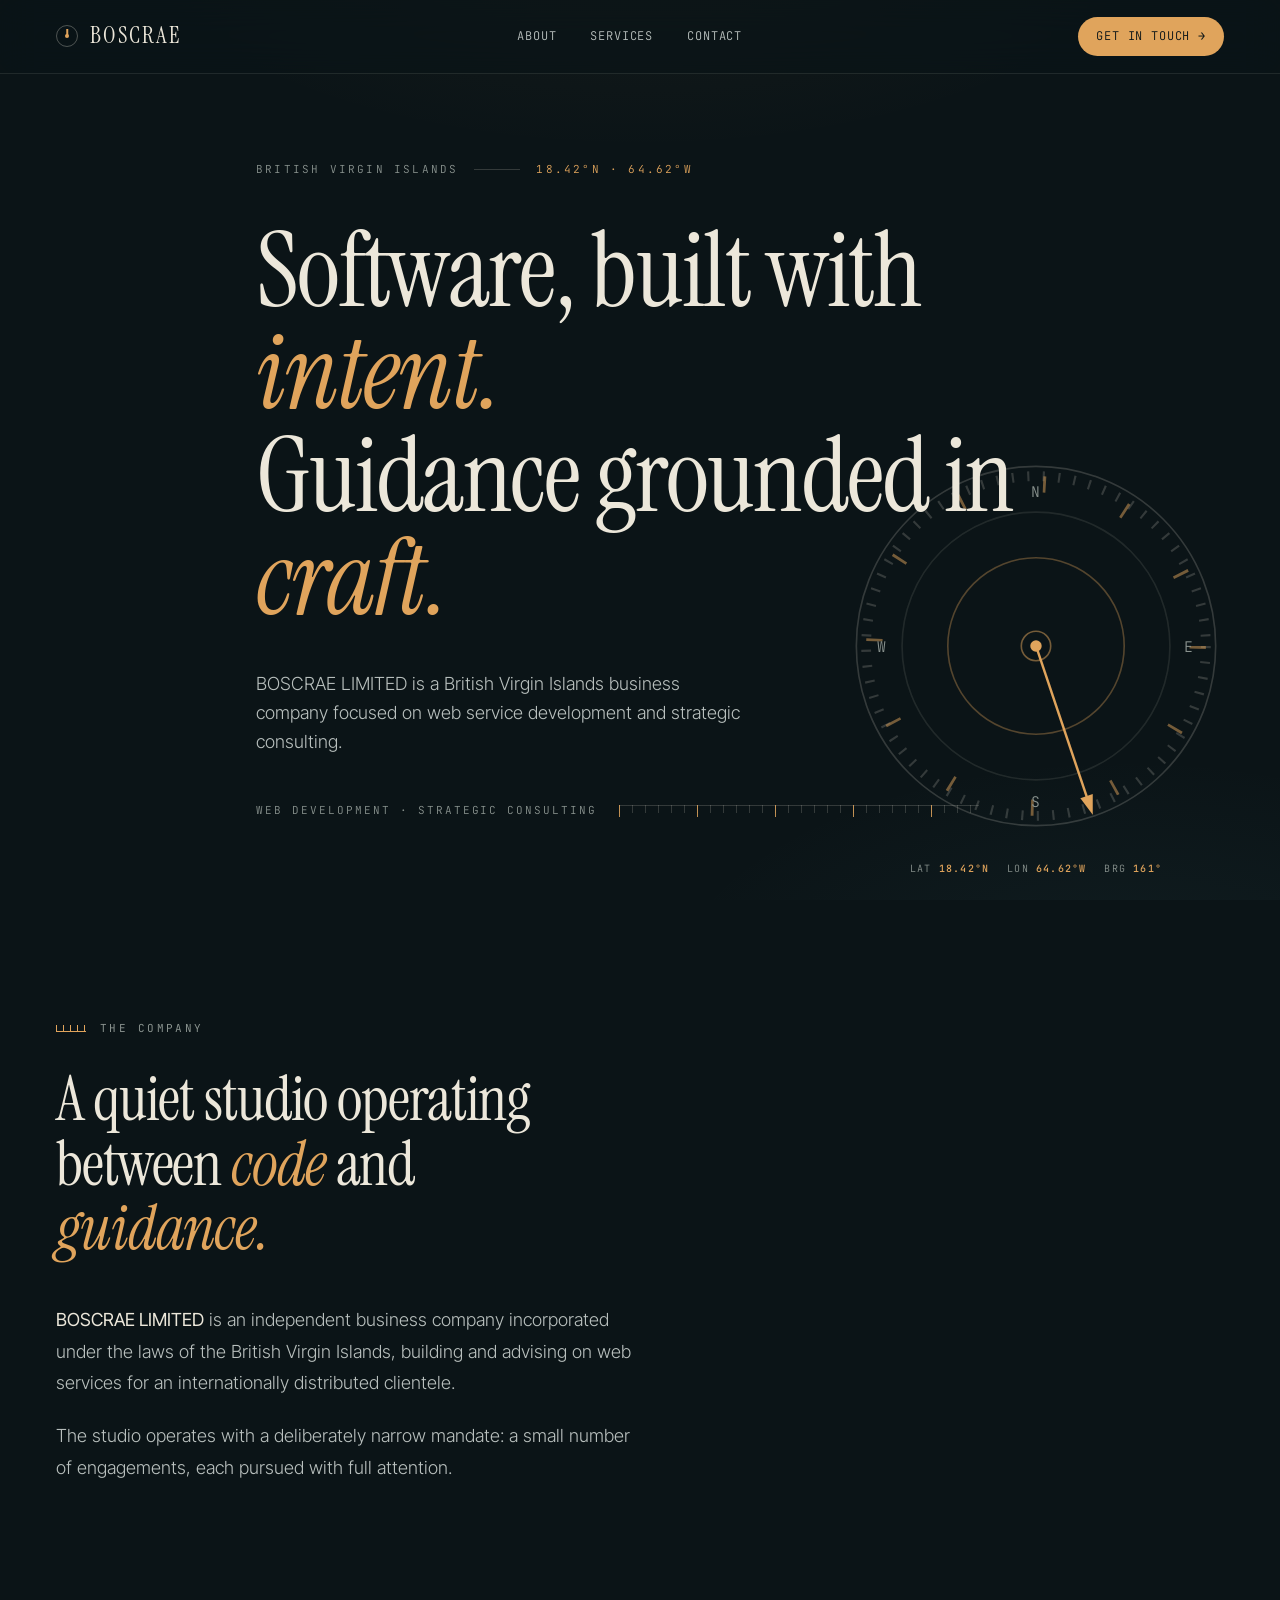
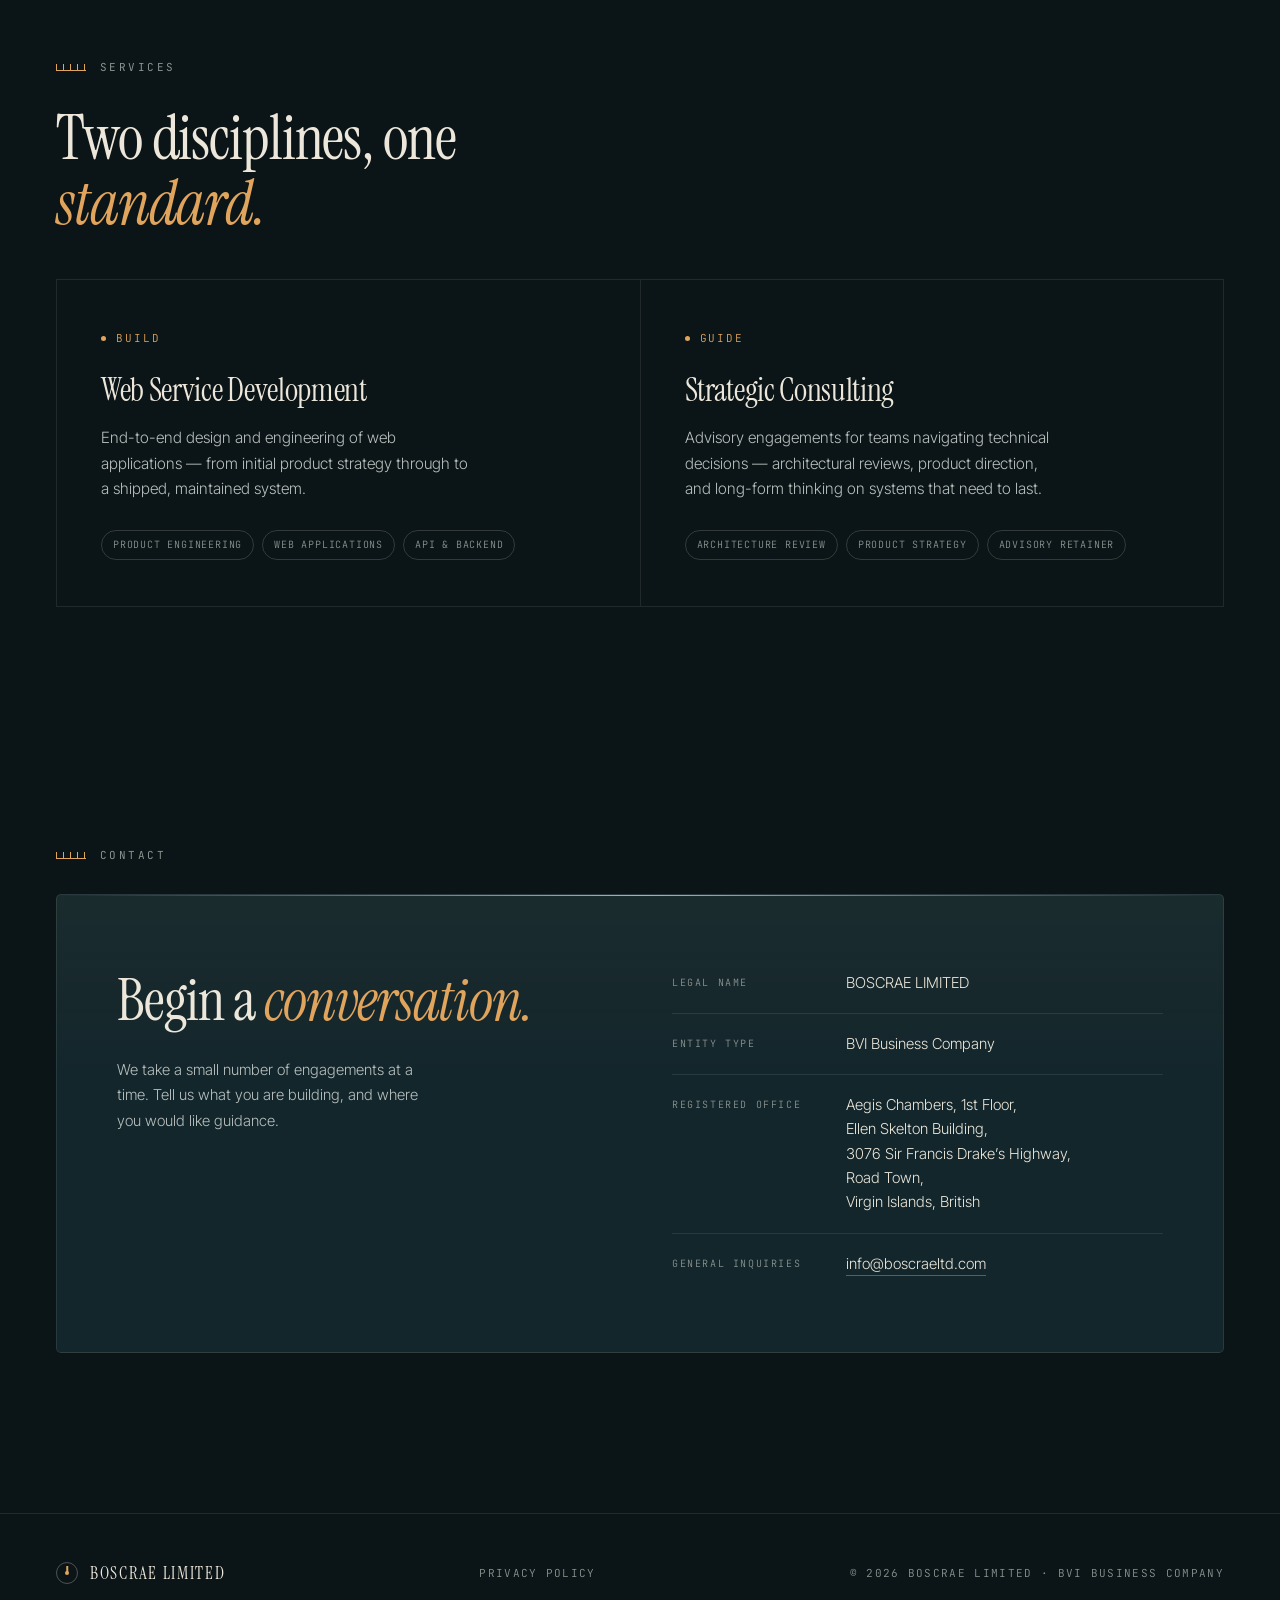
<file: index.html>
<!DOCTYPE html>
<html lang="en">
<head>
<meta charset="UTF-8" />
<meta name="viewport" content="width=device-width, initial-scale=1.0" />
<title>BOSCRAE LIMITED — Software Development & Consulting</title>
<meta name="description" content="BOSCRAE LIMITED is a British Virgin Islands business company providing web service development and consulting." />
<meta name="theme-color" content="#0B1417" />
<link rel="canonical" href="https://boscraeltd.com/" />
<link rel="preconnect" href="https://fonts.googleapis.com">
<link rel="preconnect" href="https://fonts.gstatic.com" crossorigin>
<link href="https://fonts.googleapis.com/css2?family=Instrument+Serif:ital@0;1&family=Inter+Tight:wght@300;400;500;600&family=JetBrains+Mono:wght@300;400;500&display=swap" rel="stylesheet">
<link rel="stylesheet" href="styles.css">
</head>
<body>

<nav>
  <div class="nav-inner">
    <a href="index.html" class="logo">
      <span class="logo-mark" aria-hidden="true"></span>
      BOSCRAE
    </a>
    <div class="nav-links">
      <a href="#about">About</a>
      <a href="#services">Services</a>
      <a href="#contact">Contact</a>
    </div>
    <a href="#contact" class="nav-cta">Get in touch →</a>
  </div>
</nav>

<!-- HERO -->
<header class="hero">

  <div class="instrument" id="instrument" aria-hidden="true">
    <svg viewBox="0 0 240 240" fill="none" xmlns="http://www.w3.org/2000/svg">
      <circle class="inst-ring" cx="120" cy="120" r="110" stroke-width="1"/>
      <circle class="inst-ring faint" cx="120" cy="120" r="82" stroke-width="1"/>
      <circle class="inst-ring brass" cx="120" cy="120" r="54" stroke-width="1"/>
      <circle cx="120" cy="120" r="104" fill="none" stroke="rgba(236,231,218,0.18)" stroke-width="6" stroke-dasharray="1.3 8.2"/>
      <circle cx="120" cy="120" r="99" fill="none" stroke="rgba(224,164,92,0.5)" stroke-width="10" stroke-dasharray="1.7 50.6"/>
      <text class="inst-cardinal" x="120" y="26" text-anchor="middle" dominant-baseline="middle">N</text>
      <text class="inst-cardinal" x="120" y="216" text-anchor="middle" dominant-baseline="middle">S</text>
      <text class="inst-cardinal" x="214" y="121" text-anchor="middle" dominant-baseline="middle">E</text>
      <text class="inst-cardinal" x="26" y="121" text-anchor="middle" dominant-baseline="middle">W</text>
      <g class="pointer" id="bearing">
        <line class="inst-pointer" x1="120" y1="122" x2="120" y2="18"/>
        <path d="M120 11 L116 23 L124 23 Z" fill="var(--brass)"/>
      </g>
      <circle class="inst-hub-ring" cx="120" cy="120" r="9" stroke-width="1"/>
      <circle class="inst-hub" cx="120" cy="120" r="3.5"/>
    </svg>
    <div class="inst-readout">
      <span>Lat <b>18.42°N</b></span>
      <span>Lon <b>64.62°W</b></span>
      <span>Brg <b id="bearing-readout">152°</b></span>
    </div>
  </div>

  <div class="container">

    <div class="hero-eyebrow anim-up">
      <span>British Virgin Islands</span>
      <span class="seg" aria-hidden="true"></span>
      <span class="coord">18.42°N · 64.62°W</span>
    </div>

    <h1 class="anim-up">
      Software, built with <em>intent.</em><br/>
      Guidance grounded in <em>craft.</em>
    </h1>

    <p class="hero-sub anim-up">
      BOSCRAE LIMITED is a British Virgin Islands business company
      focused on web service development and strategic consulting.
    </p>

    <div class="hero-foot anim-up">
      <span class="label">Web Development · Strategic Consulting</span>
      <div class="measure" aria-hidden="true"></div>
    </div>

  </div>
</header>

<!-- ABOUT -->
<section id="about" class="block">
  <div class="container">
    <div class="eyebrow reveal"><span>The Company</span></div>
    <h2 class="reveal">A quiet studio operating between <em>code</em> and <em>guidance.</em></h2>
    <div class="about-text reveal">
      <p>
        <strong>BOSCRAE LIMITED</strong> is an independent business company
        incorporated under the laws of the British Virgin Islands, building
        and advising on web services for an internationally distributed
        clientele.
      </p>
      <p>
        The studio operates with a deliberately narrow mandate: a small
        number of engagements, each pursued with full attention.
      </p>
    </div>
  </div>
</section>

<!-- SERVICES -->
<section id="services" class="block tight">
  <div class="container">
    <div class="eyebrow reveal"><span>Services</span></div>
    <h2 class="reveal">Two disciplines, one <em>standard.</em></h2>

    <div class="services reveal">
      <div class="service">
        <div class="service-mark"><span class="dot"></span>Build</div>
        <div class="service-title">Web Service Development</div>
        <div class="service-desc">
          End-to-end design and engineering of web applications —
          from initial product strategy through to a shipped, maintained system.
        </div>
        <div class="service-tags">
          <span class="service-tag">Product engineering</span>
          <span class="service-tag">Web applications</span>
          <span class="service-tag">API &amp; backend</span>
        </div>
      </div>

      <div class="service">
        <div class="service-mark"><span class="dot"></span>Guide</div>
        <div class="service-title">Strategic Consulting</div>
        <div class="service-desc">
          Advisory engagements for teams navigating technical decisions —
          architectural reviews, product direction, and long-form thinking on
          systems that need to last.
        </div>
        <div class="service-tags">
          <span class="service-tag">Architecture review</span>
          <span class="service-tag">Product strategy</span>
          <span class="service-tag">Advisory retainer</span>
        </div>
      </div>
    </div>
  </div>
</section>

<!-- CONTACT -->
<section id="contact" class="block">
  <div class="container">
    <div class="eyebrow reveal"><span>Contact</span></div>

    <div class="contact-block reveal">
      <div class="contact-grid">
        <div>
          <div class="contact-heading">Begin a <em>conversation.</em></div>
          <p class="contact-after">
            We take a small number of engagements at a time. Tell us what
            you are building, and where you would like guidance.
          </p>
        </div>
        <div class="contact-details">
          <div class="contact-row">
            <div class="contact-row-label">Legal Name</div>
            <div class="contact-row-value">BOSCRAE LIMITED</div>
          </div>
          <div class="contact-row">
            <div class="contact-row-label">Entity Type</div>
            <div class="contact-row-value">BVI Business Company</div>
          </div>
          <div class="contact-row">
            <div class="contact-row-label">Registered Office</div>
            <div class="contact-row-value">
              Aegis Chambers, 1st Floor,<br/>
              Ellen Skelton Building,<br/>
              3076 Sir Francis Drake’s Highway,<br/>
              Road Town,<br/>
              Virgin Islands, British
            </div>
          </div>
          <div class="contact-row">
            <div class="contact-row-label">General Inquiries</div>
            <div class="contact-row-value">
              <a href="mailto:info@boscraeltd.com">info@boscraeltd.com</a>
            </div>
          </div>
        </div>
      </div>
    </div>
  </div>
</section>

<!-- FOOTER -->
<footer>
  <div class="footer-inner">
    <a href="index.html" class="logo" style="font-size: 17px;">
      <span class="logo-mark" aria-hidden="true"></span>
      BOSCRAE LIMITED
    </a>
    <div class="footer-links">
      <a href="privacy.html">Privacy Policy</a>
    </div>
    <div class="footer-text">© 2026 BOSCRAE LIMITED · BVI Business Company</div>
  </div>
</footer>

<script>
(function () {
  var reduce = window.matchMedia('(prefers-reduced-motion: reduce)').matches;

  /* ---- Hero instrument: settle on load, follow pointer, idle sweep ---- */
  var group = document.getElementById('bearing');
  var inst = document.getElementById('instrument');
  var out = document.getElementById('bearing-readout');
  var REST = 152;

  function paint(deg) {
    deg = ((deg % 360) + 360) % 360;
    group.setAttribute('transform', 'rotate(' + deg.toFixed(1) + ' 120 120)');
    if (out) out.textContent = ('' + Math.round(deg)).padStart(3, '0') + '°';
  }

  if (group) {
    if (reduce) {
      paint(REST);
    } else {
      var shown = REST - 115, target = REST, following = false, lastMove = -1e9;
      var fine = window.matchMedia('(pointer:fine)').matches;
      paint(shown);

      function frame(now) {
        if (following && now - lastMove > 2600) following = false;
        if (!following) target = REST + 15 * Math.sin(now * 0.00045) + 5 * Math.sin(now * 0.00104);
        var diff = ((target - shown + 540) % 360) - 180;
        shown += diff * (following ? 0.2 : 0.045);
        paint(shown);
        requestAnimationFrame(frame);
      }
      requestAnimationFrame(frame);

      if (fine) {
        var hero = document.querySelector('.hero');
        hero.addEventListener('pointermove', function (e) {
          var svg = inst.querySelector('svg');
          var r = svg.getBoundingClientRect();
          var dx = e.clientX - (r.left + r.width / 2);
          var dy = e.clientY - (r.top + r.height / 2);
          target = Math.atan2(dx, -dy) * 180 / Math.PI;
          following = true;
          lastMove = performance.now();
        }, { passive: true });
      }
    }
  }

  /* ---- Scroll reveals ---- */
  var nodes = document.querySelectorAll('.reveal');
  if ('IntersectionObserver' in window && !reduce) {
    var io = new IntersectionObserver(function (entries) {
      entries.forEach(function (en) {
        if (en.isIntersecting) { en.target.classList.add('in'); io.unobserve(en.target); }
      });
    }, { threshold: 0.12, rootMargin: '0px 0px -8% 0px' });
    nodes.forEach(function (n) { io.observe(n); });
  } else {
    nodes.forEach(function (n) { n.classList.add('in'); });
  }
})();
</script>

</body>
</html>
</file>
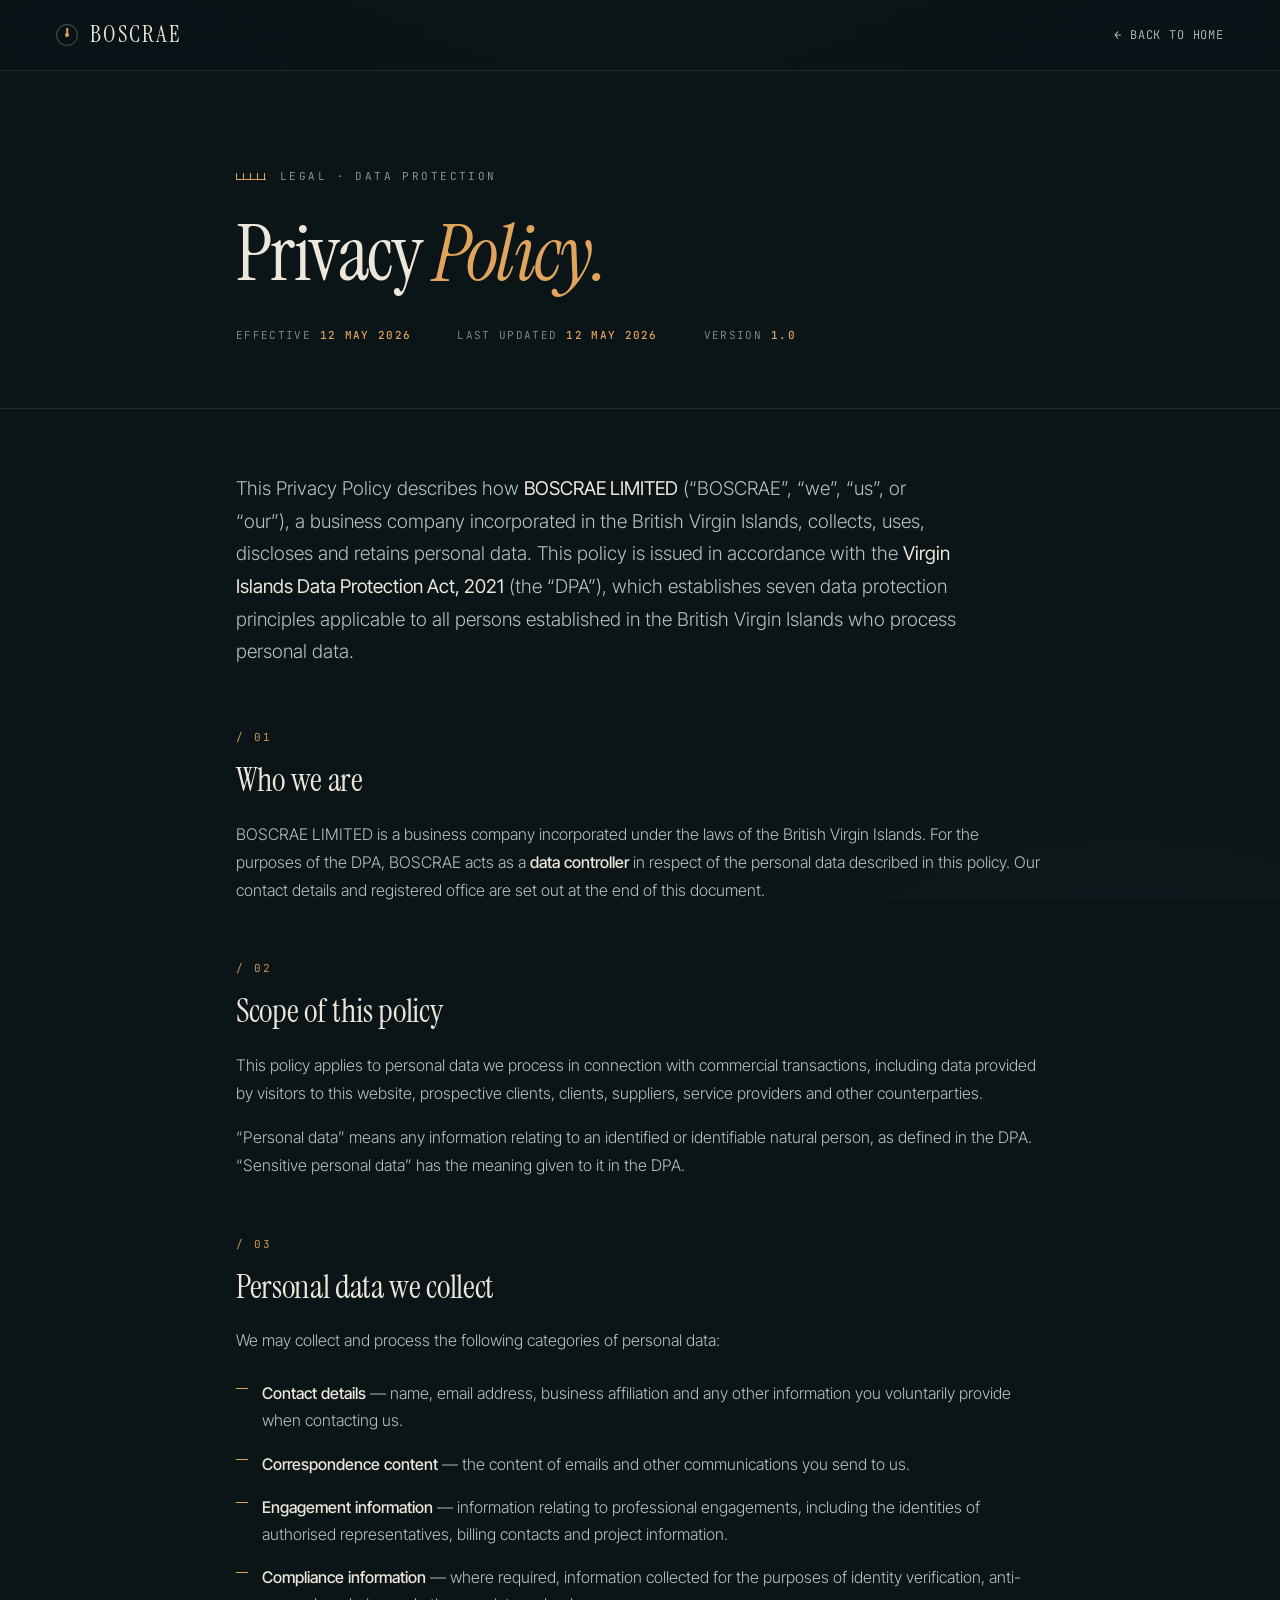
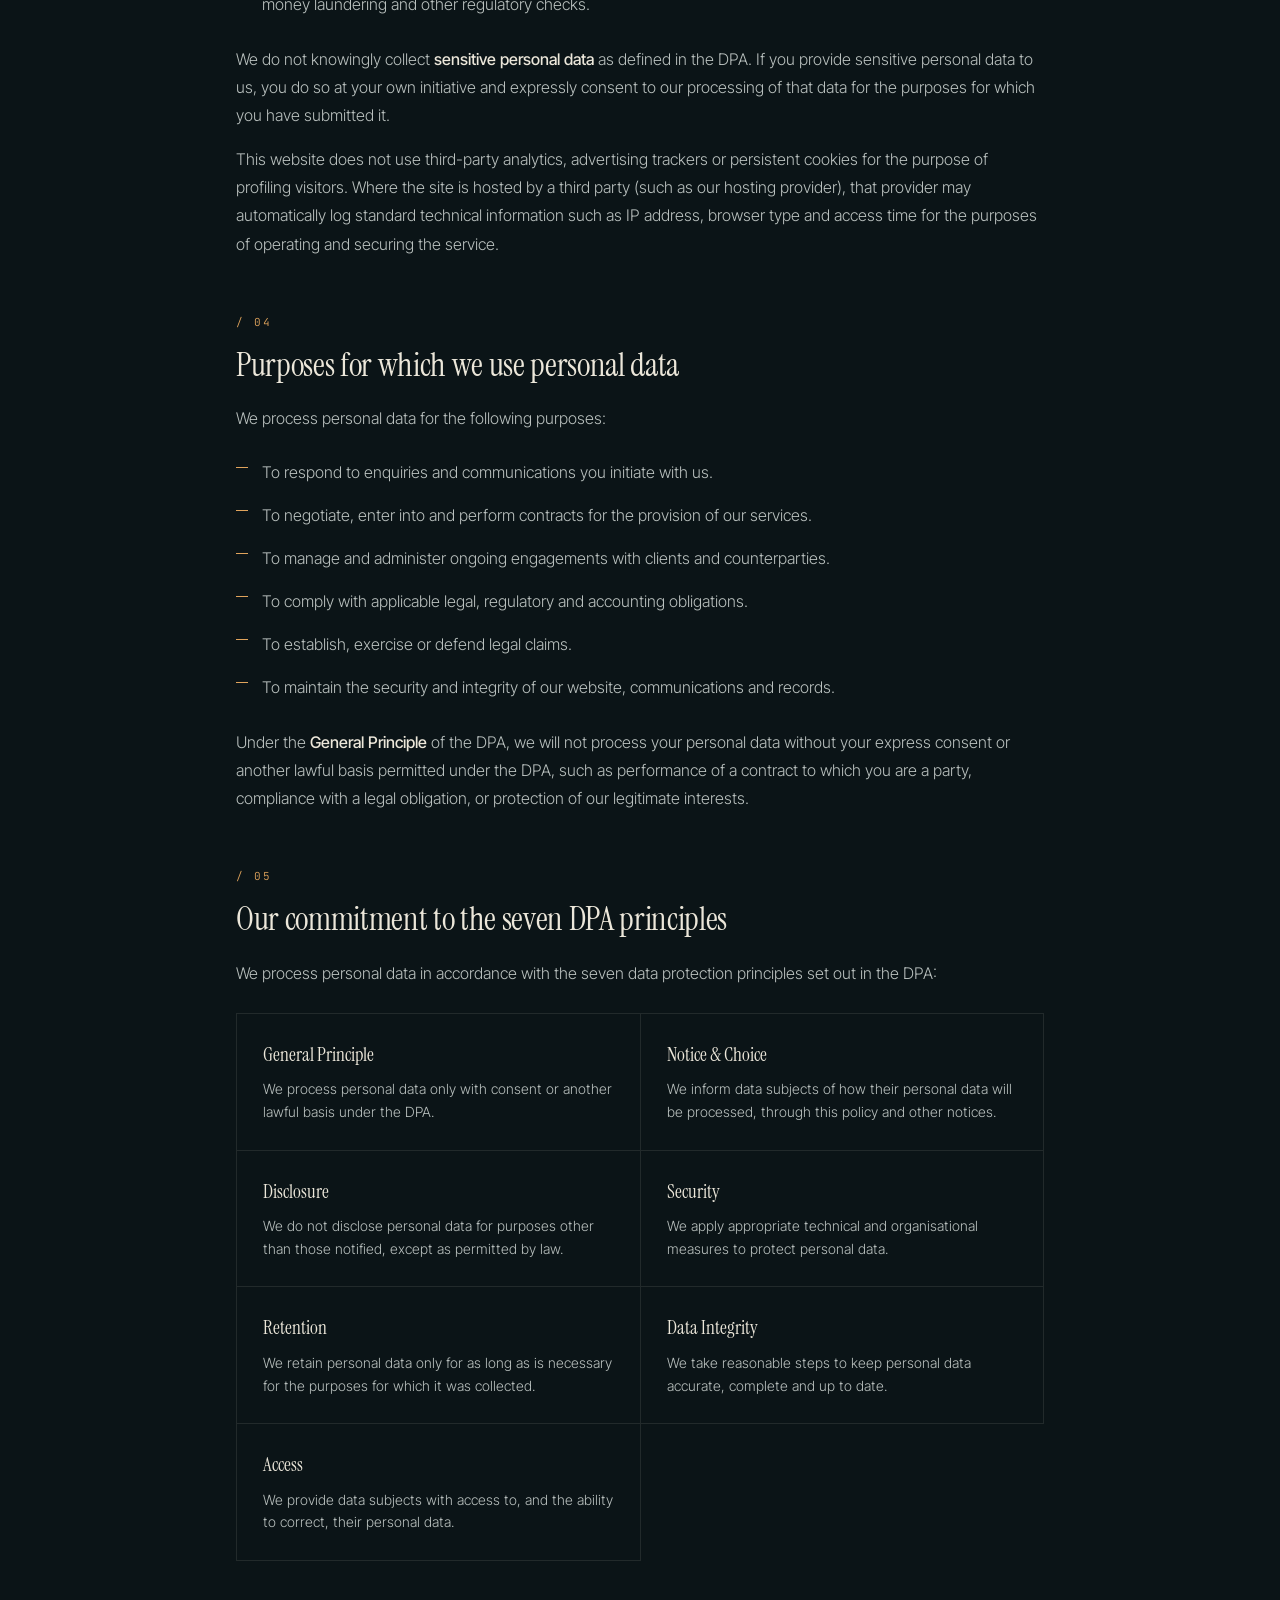
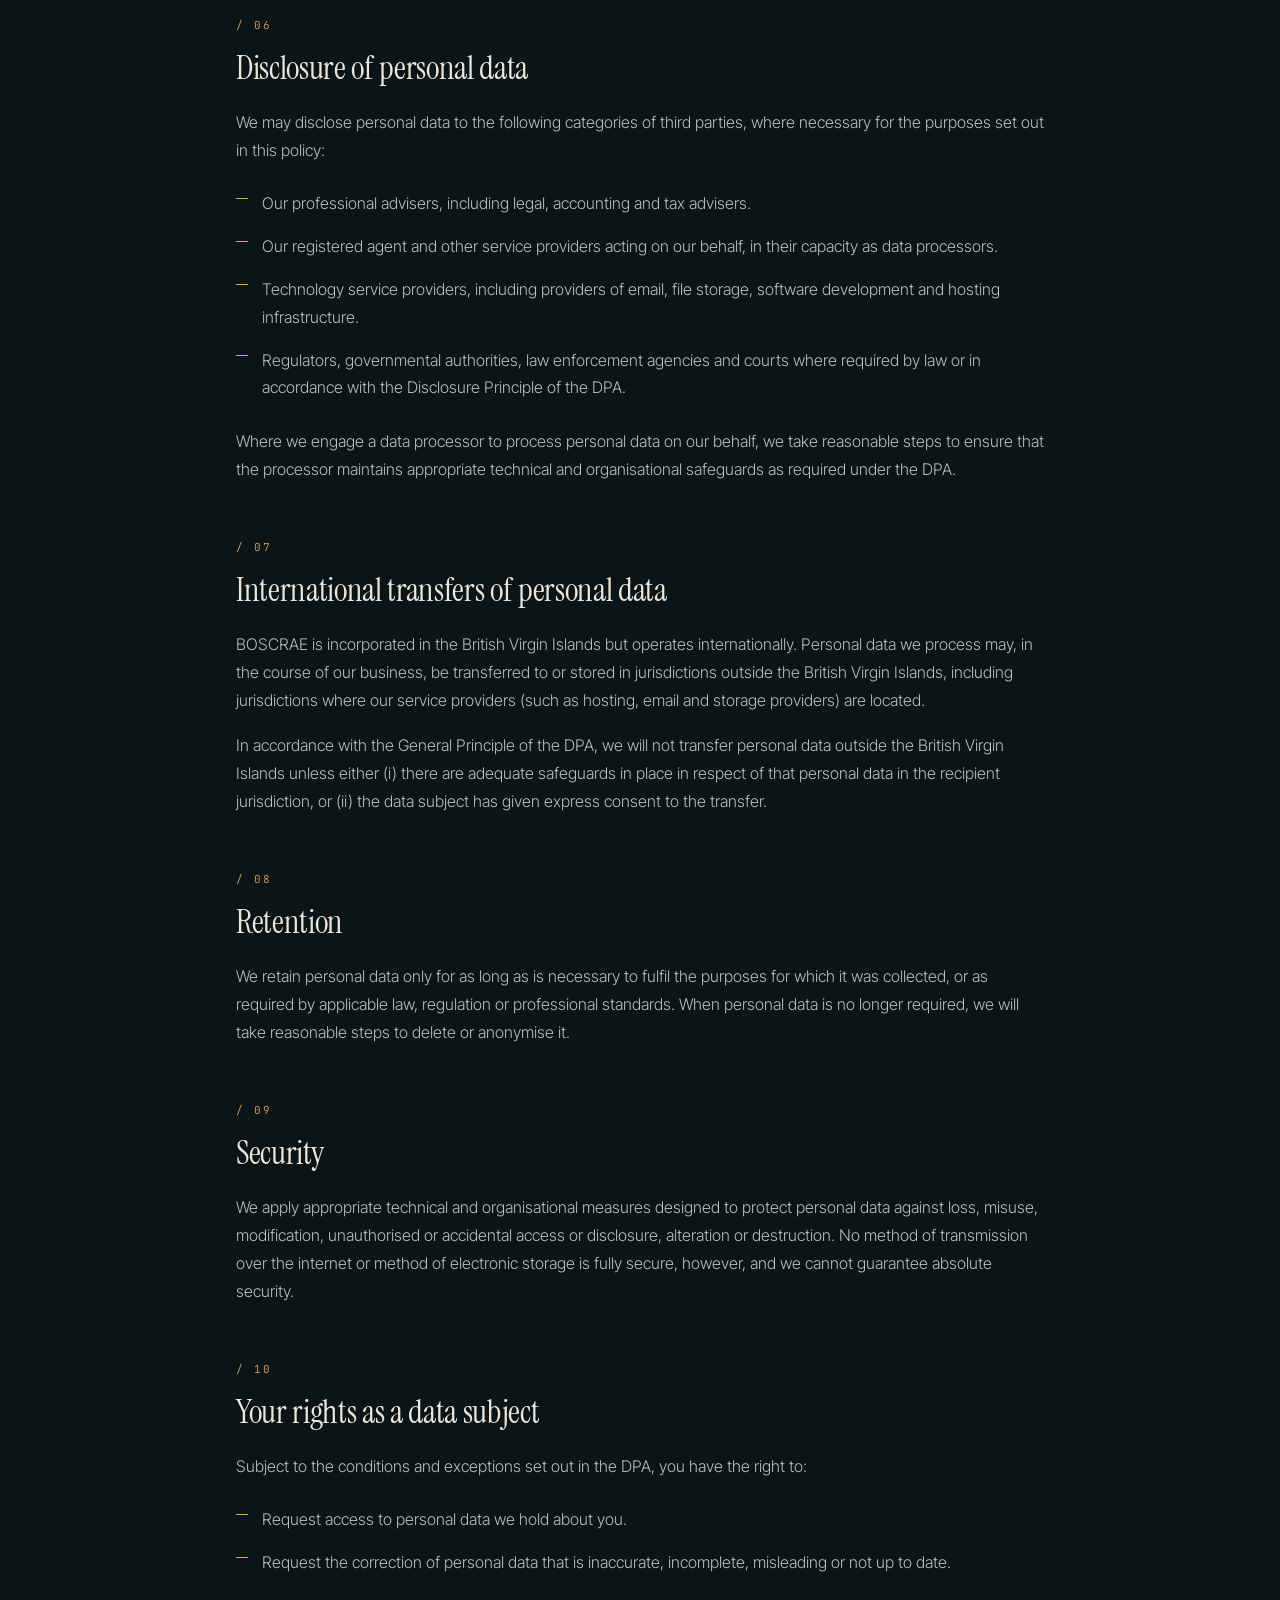
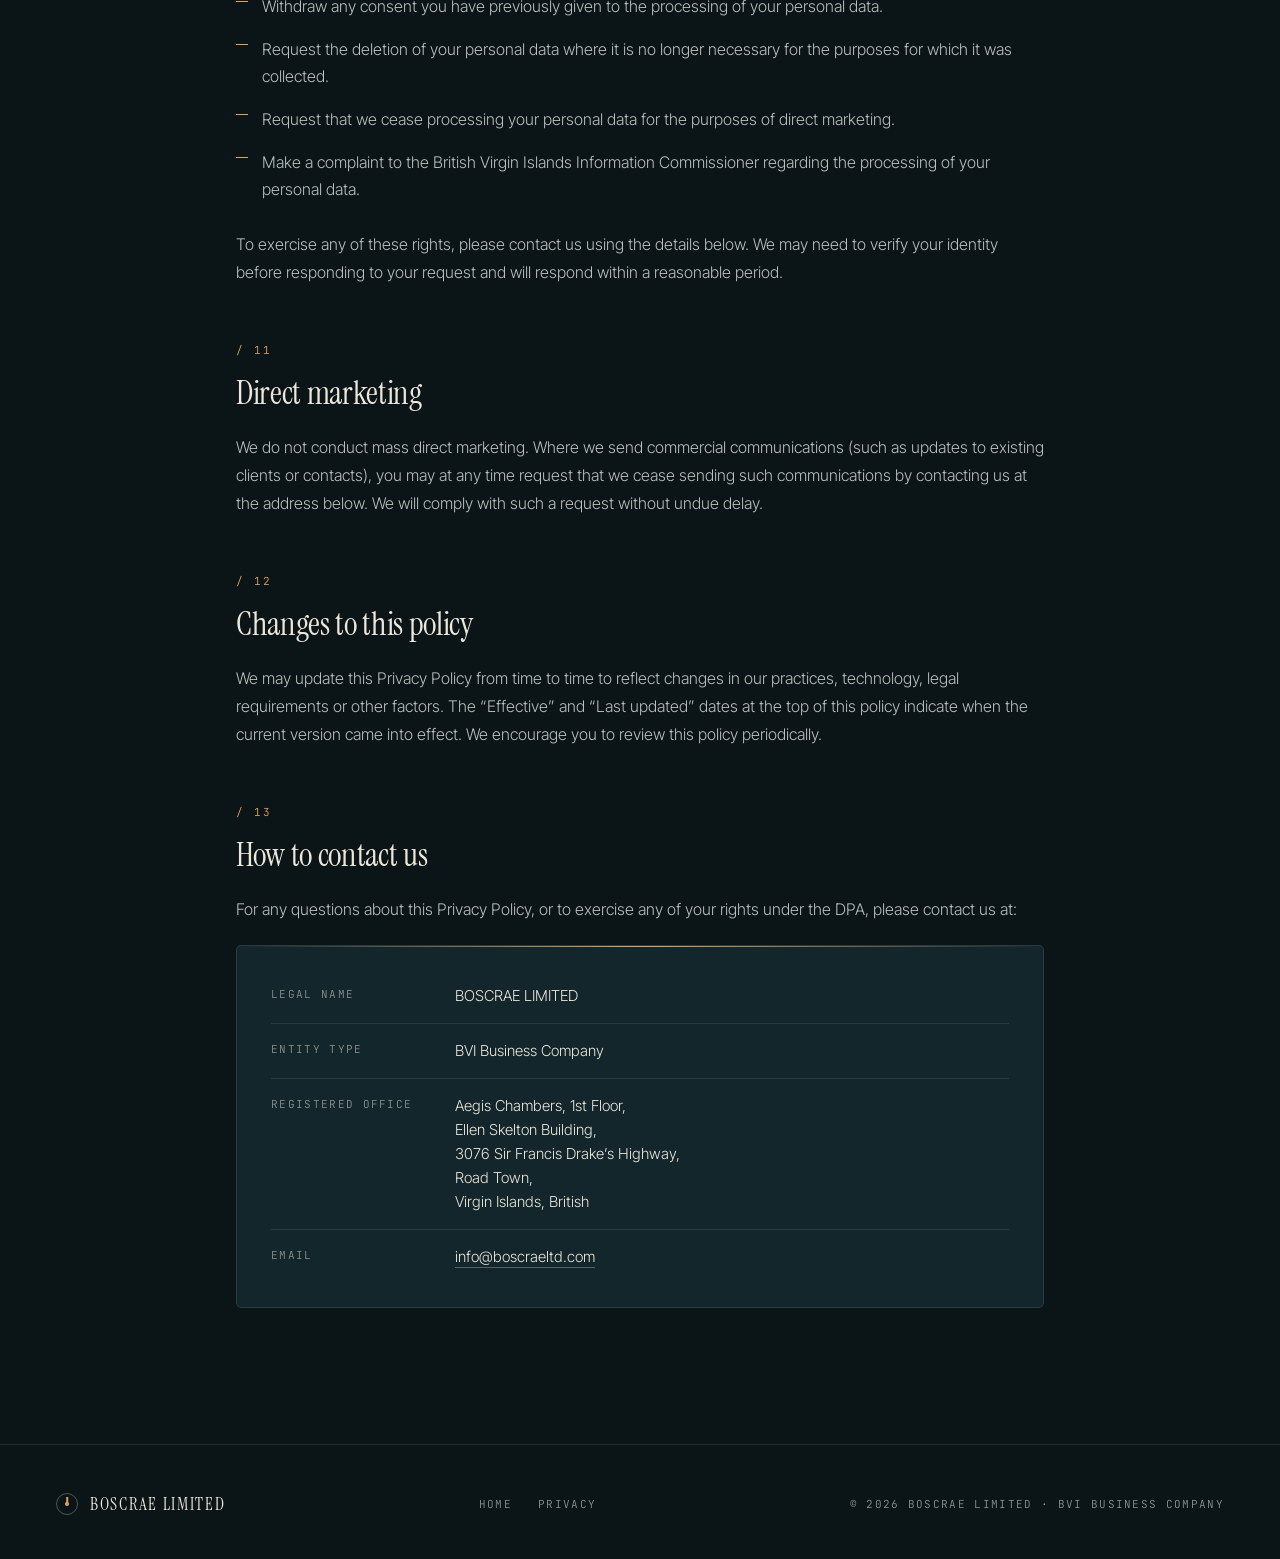
<file: privacy.html>
<!DOCTYPE html>
<html lang="en">
<head>
<meta charset="UTF-8" />
<meta name="viewport" content="width=device-width, initial-scale=1.0" />
<title>Privacy Policy — BOSCRAE LIMITED</title>
<meta name="description" content="Privacy Policy for BOSCRAE LIMITED, a British Virgin Islands business company, in compliance with the BVI Data Protection Act, 2021." />
<meta name="robots" content="index, follow" />
<meta name="theme-color" content="#0B1417" />
<link rel="canonical" href="https://boscraeltd.com/privacy.html" />
<link rel="preconnect" href="https://fonts.googleapis.com">
<link rel="preconnect" href="https://fonts.gstatic.com" crossorigin>
<link href="https://fonts.googleapis.com/css2?family=Instrument+Serif:ital@0;1&family=Inter+Tight:wght@300;400;500;600&family=JetBrains+Mono:wght@300;400;500&display=swap" rel="stylesheet">
<link rel="stylesheet" href="styles.css">
</head>
<body>

<nav>
  <div class="nav-inner">
    <a href="index.html" class="logo">
      <span class="logo-mark" aria-hidden="true"></span>
      BOSCRAE
    </a>
    <a href="index.html" class="nav-back">← Back to home</a>
  </div>
</nav>

<!-- HEADER -->
<header class="doc-header">
  <div class="container doc-narrow">
    <div class="eyebrow anim-up"><span>Legal · Data Protection</span></div>
    <h1 class="doc-title anim-up">Privacy <em>Policy.</em></h1>
    <div class="doc-meta">
      <span>Effective<strong>12 May 2026</strong></span>
      <span>Last updated<strong>12 May 2026</strong></span>
      <span>Version<strong>1.0</strong></span>
    </div>
  </div>
</header>

<!-- BODY -->
<main class="doc-body">
  <div class="container doc-narrow">

    <p class="doc-intro">
      This Privacy Policy describes how <strong>BOSCRAE LIMITED</strong>
      (“BOSCRAE”, “we”, “us”, or “our”), a business company incorporated in
      the British Virgin Islands, collects, uses, discloses and retains
      personal data. This policy is issued in accordance with the
      <strong>Virgin Islands Data Protection Act, 2021</strong> (the “DPA”),
      which establishes seven data protection principles applicable to all
      persons established in the British Virgin Islands who process personal
      data.
    </p>

    <!-- 1. WHO WE ARE -->
    <section class="dpa">
      <span class="dpa-num">/ 01</span>
      <h2 class="dpa-title">Who we are</h2>
      <p>
        BOSCRAE LIMITED is a business company incorporated under the laws of
        the British Virgin Islands. For the purposes of the DPA, BOSCRAE acts
        as a <strong>data controller</strong> in respect of the personal data
        described in this policy. Our contact details and registered office
        are set out at the end of this document.
      </p>
    </section>

    <!-- 2. SCOPE -->
    <section class="dpa">
      <span class="dpa-num">/ 02</span>
      <h2 class="dpa-title">Scope of this policy</h2>
      <p>
        This policy applies to personal data we process in connection with
        commercial transactions, including data provided by visitors to this
        website, prospective clients, clients, suppliers, service providers
        and other counterparties.
      </p>
      <p>
        “Personal data” means any information relating to an identified or
        identifiable natural person, as defined in the DPA. “Sensitive
        personal data” has the meaning given to it in the DPA.
      </p>
    </section>

    <!-- 3. CATEGORIES OF DATA -->
    <section class="dpa">
      <span class="dpa-num">/ 03</span>
      <h2 class="dpa-title">Personal data we collect</h2>
      <p>We may collect and process the following categories of personal data:</p>
      <ul>
        <li><strong>Contact details</strong> — name, email address, business affiliation and any other information you voluntarily provide when contacting us.</li>
        <li><strong>Correspondence content</strong> — the content of emails and other communications you send to us.</li>
        <li><strong>Engagement information</strong> — information relating to professional engagements, including the identities of authorised representatives, billing contacts and project information.</li>
        <li><strong>Compliance information</strong> — where required, information collected for the purposes of identity verification, anti-money laundering and other regulatory checks.</li>
      </ul>
      <p>
        We do not knowingly collect <strong>sensitive personal data</strong> as
        defined in the DPA. If you provide sensitive personal data to us, you
        do so at your own initiative and expressly consent to our processing
        of that data for the purposes for which you have submitted it.
      </p>
      <p>
        This website does not use third-party analytics, advertising trackers
        or persistent cookies for the purpose of profiling visitors. Where the
        site is hosted by a third party (such as our hosting provider), that
        provider may automatically log standard technical information such as
        IP address, browser type and access time for the purposes of operating
        and securing the service.
      </p>
    </section>

    <!-- 4. PURPOSES & LAWFUL BASIS -->
    <section class="dpa">
      <span class="dpa-num">/ 04</span>
      <h2 class="dpa-title">Purposes for which we use personal data</h2>
      <p>We process personal data for the following purposes:</p>
      <ul>
        <li>To respond to enquiries and communications you initiate with us.</li>
        <li>To negotiate, enter into and perform contracts for the provision of our services.</li>
        <li>To manage and administer ongoing engagements with clients and counterparties.</li>
        <li>To comply with applicable legal, regulatory and accounting obligations.</li>
        <li>To establish, exercise or defend legal claims.</li>
        <li>To maintain the security and integrity of our website, communications and records.</li>
      </ul>
      <p>
        Under the <strong>General Principle</strong> of the DPA, we will not
        process your personal data without your express consent or another
        lawful basis permitted under the DPA, such as performance of a
        contract to which you are a party, compliance with a legal obligation,
        or protection of our legitimate interests.
      </p>
    </section>

    <!-- 5. THE SEVEN PRINCIPLES -->
    <section class="dpa">
      <span class="dpa-num">/ 05</span>
      <h2 class="dpa-title">Our commitment to the seven DPA principles</h2>
      <p>
        We process personal data in accordance with the seven data protection
        principles set out in the DPA:
      </p>
      <div class="principles">
        <div class="principle">
          <div class="principle-name">General Principle</div>
          <div class="principle-desc">We process personal data only with consent or another lawful basis under the DPA.</div>
        </div>
        <div class="principle">
          <div class="principle-name">Notice &amp; Choice</div>
          <div class="principle-desc">We inform data subjects of how their personal data will be processed, through this policy and other notices.</div>
        </div>
        <div class="principle">
          <div class="principle-name">Disclosure</div>
          <div class="principle-desc">We do not disclose personal data for purposes other than those notified, except as permitted by law.</div>
        </div>
        <div class="principle">
          <div class="principle-name">Security</div>
          <div class="principle-desc">We apply appropriate technical and organisational measures to protect personal data.</div>
        </div>
        <div class="principle">
          <div class="principle-name">Retention</div>
          <div class="principle-desc">We retain personal data only for as long as is necessary for the purposes for which it was collected.</div>
        </div>
        <div class="principle">
          <div class="principle-name">Data Integrity</div>
          <div class="principle-desc">We take reasonable steps to keep personal data accurate, complete and up to date.</div>
        </div>
        <div class="principle">
          <div class="principle-name">Access</div>
          <div class="principle-desc">We provide data subjects with access to, and the ability to correct, their personal data.</div>
        </div>
      </div>
    </section>

    <!-- 6. DISCLOSURE -->
    <section class="dpa">
      <span class="dpa-num">/ 06</span>
      <h2 class="dpa-title">Disclosure of personal data</h2>
      <p>
        We may disclose personal data to the following categories of third
        parties, where necessary for the purposes set out in this policy:
      </p>
      <ul>
        <li>Our professional advisers, including legal, accounting and tax advisers.</li>
        <li>Our registered agent and other service providers acting on our behalf, in their capacity as data processors.</li>
        <li>Technology service providers, including providers of email, file storage, software development and hosting infrastructure.</li>
        <li>Regulators, governmental authorities, law enforcement agencies and courts where required by law or in accordance with the Disclosure Principle of the DPA.</li>
      </ul>
      <p>
        Where we engage a data processor to process personal data on our
        behalf, we take reasonable steps to ensure that the processor
        maintains appropriate technical and organisational safeguards as
        required under the DPA.
      </p>
    </section>

    <!-- 7. INTERNATIONAL TRANSFERS -->
    <section class="dpa">
      <span class="dpa-num">/ 07</span>
      <h2 class="dpa-title">International transfers of personal data</h2>
      <p>
        BOSCRAE is incorporated in the British Virgin Islands but operates
        internationally. Personal data we process may, in the course of our
        business, be transferred to or stored in jurisdictions outside the
        British Virgin Islands, including jurisdictions where our service
        providers (such as hosting, email and storage providers) are located.
      </p>
      <p>
        In accordance with the General Principle of the DPA, we will not
        transfer personal data outside the British Virgin Islands unless
        either (i) there are adequate safeguards in place in respect of that
        personal data in the recipient jurisdiction, or (ii) the data subject
        has given express consent to the transfer.
      </p>
    </section>

    <!-- 8. RETENTION -->
    <section class="dpa">
      <span class="dpa-num">/ 08</span>
      <h2 class="dpa-title">Retention</h2>
      <p>
        We retain personal data only for as long as is necessary to fulfil the
        purposes for which it was collected, or as required by applicable law,
        regulation or professional standards. When personal data is no longer
        required, we will take reasonable steps to delete or anonymise it.
      </p>
    </section>

    <!-- 9. SECURITY -->
    <section class="dpa">
      <span class="dpa-num">/ 09</span>
      <h2 class="dpa-title">Security</h2>
      <p>
        We apply appropriate technical and organisational measures designed to
        protect personal data against loss, misuse, modification, unauthorised
        or accidental access or disclosure, alteration or destruction. No
        method of transmission over the internet or method of electronic
        storage is fully secure, however, and we cannot guarantee absolute
        security.
      </p>
    </section>

    <!-- 10. RIGHTS -->
    <section class="dpa">
      <span class="dpa-num">/ 10</span>
      <h2 class="dpa-title">Your rights as a data subject</h2>
      <p>Subject to the conditions and exceptions set out in the DPA, you have the right to:</p>
      <ul>
        <li>Request access to personal data we hold about you.</li>
        <li>Request the correction of personal data that is inaccurate, incomplete, misleading or not up to date.</li>
        <li>Withdraw any consent you have previously given to the processing of your personal data.</li>
        <li>Request the deletion of your personal data where it is no longer necessary for the purposes for which it was collected.</li>
        <li>Request that we cease processing your personal data for the purposes of direct marketing.</li>
        <li>Make a complaint to the British Virgin Islands Information Commissioner regarding the processing of your personal data.</li>
      </ul>
      <p>
        To exercise any of these rights, please contact us using the details
        below. We may need to verify your identity before responding to your
        request and will respond within a reasonable period.
      </p>
    </section>

    <!-- 11. DIRECT MARKETING -->
    <section class="dpa">
      <span class="dpa-num">/ 11</span>
      <h2 class="dpa-title">Direct marketing</h2>
      <p>
        We do not conduct mass direct marketing. Where we send commercial
        communications (such as updates to existing clients or contacts), you
        may at any time request that we cease sending such communications by
        contacting us at the address below. We will comply with such a
        request without undue delay.
      </p>
    </section>

    <!-- 12. CHANGES -->
    <section class="dpa">
      <span class="dpa-num">/ 12</span>
      <h2 class="dpa-title">Changes to this policy</h2>
      <p>
        We may update this Privacy Policy from time to time to reflect changes
        in our practices, technology, legal requirements or other factors. The
        “Effective” and “Last updated” dates at the top of this policy
        indicate when the current version came into effect. We encourage you
        to review this policy periodically.
      </p>
    </section>

    <!-- 13. CONTACT -->
    <section class="dpa">
      <span class="dpa-num">/ 13</span>
      <h2 class="dpa-title">How to contact us</h2>
      <p>
        For any questions about this Privacy Policy, or to exercise any of
        your rights under the DPA, please contact us at:
      </p>
      <div class="contact-card">
        <div class="contact-card-row">
          <div class="contact-card-key">Legal Name</div>
          <div class="contact-card-val">BOSCRAE LIMITED</div>
        </div>
        <div class="contact-card-row">
          <div class="contact-card-key">Entity Type</div>
          <div class="contact-card-val">BVI Business Company</div>
        </div>
        <div class="contact-card-row">
          <div class="contact-card-key">Registered Office</div>
          <div class="contact-card-val">
            Aegis Chambers, 1st Floor,<br/>
            Ellen Skelton Building,<br/>
            3076 Sir Francis Drake’s Highway,<br/>
            Road Town,<br/>
            Virgin Islands, British
          </div>
        </div>
        <div class="contact-card-row">
          <div class="contact-card-key">Email</div>
          <div class="contact-card-val">
            <a href="mailto:info@boscraeltd.com">info@boscraeltd.com</a>
          </div>
        </div>
      </div>
    </section>

  </div>
</main>

<!-- FOOTER -->
<footer>
  <div class="footer-inner">
    <a href="index.html" class="logo" style="font-size: 17px;">
      <span class="logo-mark" aria-hidden="true"></span>
      BOSCRAE LIMITED
    </a>
    <div class="footer-links">
      <a href="index.html">Home</a>
      <a href="privacy.html">Privacy</a>
    </div>
    <div class="footer-text">© 2026 BOSCRAE LIMITED · BVI Business Company</div>
  </div>
</footer>

</body>
</html>
</file>
<file: styles.css>
/* ============================================================
   BOSCRAE LIMITED — "Instrument" design system
   Shared by index.html and privacy.html
   ============================================================ */

:root {
  /* — Marine ink + brass palette — */
  --ink:        #0B1417;
  --ink-2:      #0E1C21;
  --surface:    #13262C;
  --surface-2:  #163138;
  --brass:      #E0A45C;
  --brass-deep: #C98A45;
  --paper:      #ECE7DA;
  --paper-2:    #B9C0BE;
  --paper-mute: #8A938F;
  --line:       rgba(236, 231, 218, 0.10);
  --line-2:     rgba(236, 231, 218, 0.18);
  --line-3:     rgba(236, 231, 218, 0.30);

  /* — Type — */
  --serif: "Instrument Serif", "Times New Roman", serif;
  --sans:  "Inter Tight", -apple-system, BlinkMacSystemFont, sans-serif;
  --mono:  "JetBrains Mono", ui-monospace, monospace;

  /* — Motion — */
  --ease: cubic-bezier(0.22, 0.7, 0.18, 1);
  --maxw: 1240px;
}

* { box-sizing: border-box; margin: 0; padding: 0; }
html { scroll-behavior: smooth; }

body {
  background: var(--ink);
  color: var(--paper);
  font-family: var(--sans);
  font-weight: 300;
  line-height: 1.55;
  -webkit-font-smoothing: antialiased;
  text-rendering: optimizeLegibility;
  overflow-x: hidden;
  background-image:
    radial-gradient(ellipse 72% 48% at 50% -12%, rgba(224, 164, 92, 0.06), transparent 60%),
    radial-gradient(ellipse 60% 45% at 88% 112%, rgba(95, 165, 175, 0.07), transparent 62%);
  background-attachment: fixed;
}

::selection { background: rgba(224, 164, 92, 0.28); color: var(--paper); }

a { color: inherit; }

a:focus-visible,
button:focus-visible {
  outline: 2px solid var(--brass);
  outline-offset: 3px;
  border-radius: 2px;
}

.container {
  max-width: var(--maxw);
  margin: 0 auto;
  padding: 0 36px;
}

/* ============ MEASUREMENT RULE (signature structural device) ============ */
.measure {
  position: relative;
  height: 12px;
  width: 100%;
  transform-origin: left center;
}
.measure::before {                 /* baseline + minor ticks */
  content: "";
  position: absolute;
  inset: 0;
  background-image:
    linear-gradient(var(--line-2), var(--line-2)),
    repeating-linear-gradient(90deg, var(--line-2) 0 1px, transparent 1px 13px);
  background-repeat: no-repeat, repeat-x;
  background-size: 100% 1px, 100% 8px;
  background-position: left top, left top;
}
.measure::after {                  /* major brass ticks */
  content: "";
  position: absolute;
  top: 0; left: 0; right: 0;
  height: 12px;
  background-image: repeating-linear-gradient(90deg, var(--brass) 0 1px, transparent 1px 78px);
  background-repeat: repeat-x;
  opacity: 0.85;
}

/* ============ EYEBROW (replaces decorative 01/02/03) ============ */
.eyebrow {
  display: flex;
  align-items: center;
  gap: 14px;
  font-family: var(--mono);
  font-size: 11px;
  font-weight: 400;
  letter-spacing: 0.22em;
  text-transform: uppercase;
  color: var(--paper-mute);
  margin-bottom: 30px;
}
.eyebrow::before {                 /* mini brass scale segment */
  content: "";
  width: 30px;
  height: 7px;
  flex: none;
  background-image:
    linear-gradient(var(--brass), var(--brass)),
    repeating-linear-gradient(90deg, var(--brass) 0 1px, transparent 1px 7px);
  background-repeat: no-repeat, repeat-x;
  background-size: 100% 1px, 100% 7px;
  background-position: left bottom, left bottom;
}
.eyebrow .place { color: var(--brass); }

/* ============ TYPE ============ */
h1, h2, h3 { font-family: var(--serif); font-weight: 400; }

h1 {
  font-size: clamp(46px, 8.2vw, 116px);
  line-height: 0.98;
  letter-spacing: -0.018em;
}
h2 {
  font-size: clamp(34px, 5vw, 62px);
  line-height: 1.04;
  letter-spacing: -0.018em;
  max-width: 18ch;
  margin-bottom: 44px;
}
em {
  font-style: italic;
  color: var(--brass);
}

/* ============ NAV ============ */
nav {
  position: fixed;
  top: 0; left: 0; right: 0;
  z-index: 50;
  backdrop-filter: blur(18px) saturate(1.2);
  -webkit-backdrop-filter: blur(18px) saturate(1.2);
  background: rgba(11, 20, 23, 0.62);
  border-bottom: 1px solid var(--line);
}
.nav-inner {
  display: flex;
  align-items: center;
  justify-content: space-between;
  padding: 17px 36px;
  max-width: var(--maxw);
  margin: 0 auto;
}
.logo {
  font-family: var(--serif);
  font-size: 23px;
  letter-spacing: 0.10em;
  display: inline-flex;
  align-items: center;
  gap: 12px;
  text-decoration: none;
  color: var(--paper);
}
.logo-mark {                       /* compass glyph */
  width: 22px; height: 22px;
  flex: none;
  border: 1px solid var(--line-3);
  border-radius: 50%;
  position: relative;
}
.logo-mark::before {               /* bearing needle */
  content: "";
  position: absolute;
  left: 50%; top: 3px; bottom: 50%;
  width: 1.5px;
  transform: translateX(-50%);
  background: var(--brass);
}
.logo-mark::after {                /* hub */
  content: "";
  position: absolute;
  left: 50%; top: 50%;
  width: 4px; height: 4px;
  transform: translate(-50%, -50%);
  background: var(--brass);
  border-radius: 50%;
}
.nav-links {
  display: flex;
  gap: 34px;
  font-family: var(--mono);
  font-size: 12px;
  letter-spacing: 0.07em;
  text-transform: uppercase;
}
.nav-links a {
  color: var(--paper-2);
  text-decoration: none;
  transition: color 0.22s var(--ease);
}
.nav-links a:hover { color: var(--paper); }
.nav-cta {
  font-family: var(--mono);
  font-size: 12px;
  letter-spacing: 0.07em;
  text-transform: uppercase;
  color: var(--ink);
  background: var(--brass);
  padding: 10px 18px;
  border-radius: 100px;
  text-decoration: none;
  transition: transform 0.22s var(--ease), background 0.22s var(--ease), box-shadow 0.22s var(--ease);
}
.nav-cta:hover {
  transform: translateY(-1px);
  background: #ecb572;
  box-shadow: 0 10px 30px rgba(224, 164, 92, 0.22);
}
.nav-back {
  font-family: var(--mono);
  font-size: 12px;
  letter-spacing: 0.07em;
  text-transform: uppercase;
  color: var(--paper-2);
  text-decoration: none;
  transition: color 0.22s var(--ease);
}
.nav-back:hover { color: var(--brass); }

/* ============ HERO ============ */
.hero {
  position: relative;
  min-height: 100svh;
  display: flex;
  flex-direction: column;
  justify-content: center;
  padding: 150px 0 70px;
}
.hero .container { position: relative; }

.hero-eyebrow {
  display: flex;
  align-items: center;
  gap: 16px;
  flex-wrap: wrap;
  font-family: var(--mono);
  font-size: 11px;
  letter-spacing: 0.2em;
  text-transform: uppercase;
  color: var(--paper-mute);
  margin-bottom: 42px;
}
.hero-eyebrow .coord { color: var(--brass); }
.hero-eyebrow .seg { width: 46px; height: 1px; background: var(--line-2); }

h1 { max-width: 16ch; position: relative; z-index: 2; }

.hero-sub {
  max-width: 50ch;
  font-size: 18px;
  line-height: 1.62;
  color: var(--paper-2);
  margin: 38px 0 46px;
  position: relative;
  z-index: 2;
}
.hero-foot {
  display: flex;
  align-items: center;
  gap: 22px;
  position: relative;
  z-index: 2;
}
.hero-foot .label {
  font-family: var(--mono);
  font-size: 11px;
  letter-spacing: 0.18em;
  text-transform: uppercase;
  color: var(--paper-mute);
  white-space: nowrap;
}
.hero-foot .measure { max-width: 360px; }

/* — Live instrument — */
.instrument {
  position: absolute;
  right: max(24px, calc((100% - var(--maxw)) / 2 + 28px));
  top: 50%;
  transform: translateY(-50%);
  width: min(33vw, 392px);
  aspect-ratio: 1;
  z-index: 1;
  pointer-events: none;
}
.instrument svg { width: 100%; height: 100%; overflow: visible; }
.inst-ring { fill: none; stroke: var(--line-2); }
.inst-ring.faint { stroke: var(--line); }
.inst-ring.brass { stroke: rgba(224, 164, 92, 0.34); }
.inst-tick { stroke: var(--line-2); }
.inst-tick.card { stroke: var(--line-3); }
.inst-cardinal { fill: var(--paper-mute); font-family: var(--mono); font-size: 9px; letter-spacing: 0.1em; }
.inst-pointer { stroke: var(--brass); stroke-width: 1.5; }
.inst-hub { fill: var(--brass); }
.inst-hub-ring { fill: none; stroke: var(--brass); opacity: 0.5; }

.inst-readout {
  position: absolute;
  left: 50%;
  bottom: -7%;
  transform: translateX(-50%);
  display: flex;
  gap: 18px;
  font-family: var(--mono);
  font-size: 10px;
  letter-spacing: 0.12em;
  text-transform: uppercase;
  color: var(--paper-mute);
  white-space: nowrap;
}
.inst-readout b { color: var(--brass); font-weight: 500; }

/* ============ SECTION SHELL ============ */
section.block {
  position: relative;
  padding: 120px 0;
}
section.block.tight { padding-top: 56px; }

/* ============ ABOUT ============ */
.about-text { max-width: 64ch; }
.about-text p {
  font-size: 18px;
  line-height: 1.74;
  color: var(--paper-2);
  margin-bottom: 22px;
}
.about-text p:last-child { margin-bottom: 0; }
.about-text strong { color: var(--paper); font-weight: 400; }

/* ============ SERVICES ============ */
.services {
  display: grid;
  grid-template-columns: repeat(2, 1fr);
  border-top: 1px solid var(--line);
  border-left: 1px solid var(--line);
}
.service {
  padding: 50px 44px 46px;
  border-right: 1px solid var(--line);
  border-bottom: 1px solid var(--line);
  position: relative;
  transition: background 0.3s var(--ease);
}
.service::before {                 /* brass index rule, draws on hover */
  content: "";
  position: absolute;
  left: 0; top: 0;
  width: 0; height: 2px;
  background: var(--brass);
  transition: width 0.4s var(--ease);
}
.service:hover { background: var(--ink-2); }
.service:hover::before { width: 64px; }
.service-mark {
  display: flex;
  align-items: center;
  gap: 10px;
  font-family: var(--mono);
  font-size: 11px;
  letter-spacing: 0.18em;
  text-transform: uppercase;
  color: var(--brass);
  margin-bottom: 26px;
}
.service-mark .dot { width: 5px; height: 5px; border-radius: 50%; background: var(--brass); flex: none; }
.service-title {
  font-family: var(--serif);
  font-size: 32px;
  line-height: 1.12;
  letter-spacing: -0.01em;
  margin-bottom: 16px;
}
.service-desc {
  color: var(--paper-2);
  font-size: 15.5px;
  line-height: 1.66;
  margin-bottom: 28px;
  max-width: 42ch;
}
.service-tags { display: flex; flex-wrap: wrap; gap: 8px; }
.service-tag {
  font-family: var(--mono);
  font-size: 10px;
  letter-spacing: 0.08em;
  text-transform: uppercase;
  color: var(--paper-mute);
  padding: 6px 11px;
  border: 1px solid var(--line-2);
  border-radius: 100px;
  transition: border-color 0.22s var(--ease), color 0.22s var(--ease);
}
.service:hover .service-tag { border-color: var(--line-3); color: var(--paper-2); }

/* ============ CONTACT ============ */
.contact-block {
  background:
    linear-gradient(180deg, rgba(224, 164, 92, 0.04), transparent 40%),
    var(--surface);
  border: 1px solid var(--line);
  border-radius: 5px;
  padding: 76px 60px;
  position: relative;
  overflow: hidden;
}
.contact-block::before {           /* brass top hairline */
  content: "";
  position: absolute;
  top: 0; left: 0; right: 0;
  height: 1px;
  background: linear-gradient(90deg, transparent, var(--brass), transparent);
}
.contact-grid {
  display: grid;
  grid-template-columns: 1fr 1fr;
  gap: 64px;
  align-items: start;
  position: relative;
}
.contact-heading {
  font-family: var(--serif);
  font-size: clamp(34px, 4.6vw, 58px);
  line-height: 1.04;
  letter-spacing: -0.018em;
}
.contact-after {
  margin-top: 26px;
  font-size: 15px;
  line-height: 1.7;
  color: var(--paper-2);
  max-width: 34ch;
}
.contact-details { display: flex; flex-direction: column; }
.contact-row {
  display: grid;
  grid-template-columns: 150px 1fr;
  gap: 24px;
  padding: 18px 0;
  border-bottom: 1px solid var(--line);
}
.contact-row:first-child { padding-top: 0; }
.contact-row:last-child { border-bottom: none; padding-bottom: 0; }
.contact-row-label {
  font-family: var(--mono);
  font-size: 10px;
  letter-spacing: 0.16em;
  text-transform: uppercase;
  color: var(--paper-mute);
  padding-top: 4px;
}
.contact-row-value { font-size: 15px; color: var(--paper); line-height: 1.62; }
.contact-row-value a {
  color: var(--paper);
  text-decoration: none;
  border-bottom: 1px solid var(--line-3);
  padding-bottom: 2px;
  transition: border-color 0.22s var(--ease), color 0.22s var(--ease);
}
.contact-row-value a:hover { border-color: var(--brass); color: var(--brass); }

/* ============ FOOTER ============ */
footer {
  border-top: 1px solid var(--line);
  padding: 46px 0 42px;
  margin-top: 40px;
}
.footer-inner {
  max-width: var(--maxw);
  margin: 0 auto;
  padding: 0 36px;
  display: flex;
  justify-content: space-between;
  align-items: center;
  flex-wrap: wrap;
  gap: 22px;
}
.footer-text,
.footer-links a {
  font-family: var(--mono);
  font-size: 11px;
  letter-spacing: 0.12em;
  text-transform: uppercase;
  color: var(--paper-mute);
}
.footer-links { display: flex; gap: 26px; }
.footer-links a { text-decoration: none; transition: color 0.22s var(--ease); }
.footer-links a:hover { color: var(--brass); }

/* ============ SCROLL REVEAL ============ */
.reveal {
  opacity: 0;
  transform: translateY(22px);
  transition: opacity 0.8s var(--ease), transform 0.8s var(--ease);
}
.reveal.in { opacity: 1; transform: none; }

/* ============ LOAD CHOREOGRAPHY (calibration) ============ */
@keyframes fadeUp {
  from { opacity: 0; transform: translateY(22px); }
  to   { opacity: 1; transform: translateY(0); }
}
@keyframes ruleIn {
  from { transform: scaleX(0); }
  to   { transform: scaleX(1); }
}
.anim-up { animation: fadeUp 0.9s var(--ease) both; }
.hero-eyebrow.anim-up { animation-delay: 0.1s; }
h1.anim-up           { animation-delay: 0.22s; }
.hero-sub.anim-up    { animation-delay: 0.4s; }
.hero-foot.anim-up   { animation-delay: 0.55s; }
.hero-foot .measure  { animation: ruleIn 1s var(--ease) 0.7s both; }
.instrument          { animation: fadeUp 1.2s var(--ease) 0.3s both; }

/* ============ PRIVACY DOCUMENT ============ */
.doc-narrow { max-width: 880px; }

.doc-header {
  padding: 168px 0 64px;
  border-bottom: 1px solid var(--line);
}
.doc-title {
  font-family: var(--serif);
  font-size: clamp(44px, 6.4vw, 78px);
  line-height: 1.0;
  letter-spacing: -0.02em;
  margin-bottom: 34px;
}
.doc-meta {
  display: flex;
  gap: 46px;
  flex-wrap: wrap;
  font-family: var(--mono);
  font-size: 11px;
  letter-spacing: 0.12em;
  text-transform: uppercase;
  color: var(--paper-mute);
}
.doc-meta strong { color: var(--brass); font-weight: 500; margin-left: 9px; }

.doc-body { padding: 64px 0 96px; }
.doc-intro {
  font-size: 19px;
  line-height: 1.72;
  color: var(--paper-2);
  margin-bottom: 60px;
  max-width: 66ch;
}
.doc-intro strong { color: var(--paper); font-weight: 400; }

section.dpa { margin-bottom: 56px; }
section.dpa:last-of-type { margin-bottom: 0; }
.dpa-num {
  display: block;
  font-family: var(--mono);
  font-size: 11px;
  letter-spacing: 0.18em;
  color: var(--brass);
  margin-bottom: 14px;
}
h2.dpa-title {
  font-size: clamp(24px, 3vw, 33px);
  line-height: 1.2;
  letter-spacing: -0.01em;
  margin-bottom: 20px;
  max-width: none;
}
.dpa p {
  font-size: 16px;
  line-height: 1.76;
  color: var(--paper-2);
  margin-bottom: 16px;
}
.dpa p:last-child { margin-bottom: 0; }
.dpa p strong, .dpa li strong { color: var(--paper); font-weight: 500; }
.dpa ul { list-style: none; margin: 18px 0; }
.dpa ul li {
  font-size: 16px;
  line-height: 1.7;
  color: var(--paper-2);
  padding: 8px 0 8px 26px;
  position: relative;
}
.dpa ul li::before {
  content: "";
  position: absolute;
  left: 0; top: 16px;
  width: 12px; height: 1px;
  background: var(--brass);
}

.principles {
  display: grid;
  grid-template-columns: repeat(2, 1fr);
  border-top: 1px solid var(--line);
  border-left: 1px solid var(--line);
  margin: 26px 0;
}
.principle {
  padding: 26px 26px;
  border-right: 1px solid var(--line);
  border-bottom: 1px solid var(--line);
}
.principle-name {
  font-family: var(--serif);
  font-size: 19px;
  color: var(--paper);
  margin-bottom: 9px;
}
.principle-desc { font-size: 14px; color: var(--paper-2); line-height: 1.62; }

.contact-card {
  background: var(--surface);
  border: 1px solid var(--line);
  border-radius: 5px;
  padding: 38px 34px;
  margin-top: 22px;
  position: relative;
  overflow: hidden;
}
.contact-card::before {
  content: "";
  position: absolute;
  top: 0; left: 0; right: 0;
  height: 1px;
  background: linear-gradient(90deg, transparent, var(--brass), transparent);
}
.contact-card-row {
  display: grid;
  grid-template-columns: 160px 1fr;
  gap: 24px;
  padding: 15px 0;
  border-bottom: 1px solid var(--line);
}
.contact-card-row:first-child { padding-top: 0; }
.contact-card-row:last-child { border-bottom: none; padding-bottom: 0; }
.contact-card-key {
  font-family: var(--mono);
  font-size: 11px;
  letter-spacing: 0.12em;
  text-transform: uppercase;
  color: var(--paper-mute);
  padding-top: 2px;
}
.contact-card-val { font-size: 15px; color: var(--paper); line-height: 1.6; }
.contact-card-val a {
  color: var(--paper);
  text-decoration: none;
  border-bottom: 1px solid var(--line-3);
  padding-bottom: 1px;
  transition: border-color 0.22s var(--ease), color 0.22s var(--ease);
}
.contact-card-val a:hover { border-color: var(--brass); color: var(--brass); }

/* ============ RESPONSIVE ============ */
@media (max-width: 1024px) {
  .instrument { width: min(46vw, 380px); right: -30px; opacity: 0.92; }
  h1 { max-width: 14ch; }
}
@media (max-width: 768px) {
  .container { padding: 0 22px; }
  .nav-inner { padding: 15px 22px; }
  .nav-links { display: none; }
  .footer-inner { padding: 0 22px; }

  .hero { padding: 124px 0 60px; min-height: auto; }
  .instrument {
    position: static;
    transform: none;
    width: 168px;
    margin: 6px 0 20px auto;
    opacity: 0.92;
  }
  .inst-readout { display: none; }
  .hero-sub { font-size: 16.5px; }
  .hero-foot { flex-direction: column; align-items: flex-start; gap: 16px; }
  .hero-foot .measure { max-width: 100%; width: 100%; }

  section.block { padding: 84px 0; }
  .services { grid-template-columns: 1fr; }
  .service { padding: 40px 26px; }

  .contact-block { padding: 48px 28px; }
  .contact-grid { grid-template-columns: 1fr; gap: 40px; }
  .contact-row { grid-template-columns: 1fr; gap: 6px; }

  .doc-header { padding: 128px 0 52px; }
  .doc-meta { gap: 28px; }
  .principles { grid-template-columns: 1fr; }
  .contact-card-row { grid-template-columns: 1fr; gap: 6px; }
}

/* ============ REDUCED MOTION ============ */
@media (prefers-reduced-motion: reduce) {
  html { scroll-behavior: auto; }
  *, *::before, *::after {
    animation-duration: 0.001ms !important;
    animation-iteration-count: 1 !important;
    transition-duration: 0.001ms !important;
  }
  .reveal { opacity: 1 !important; transform: none !important; }
  .hero-foot .measure { transform: none !important; }
}
</file>
